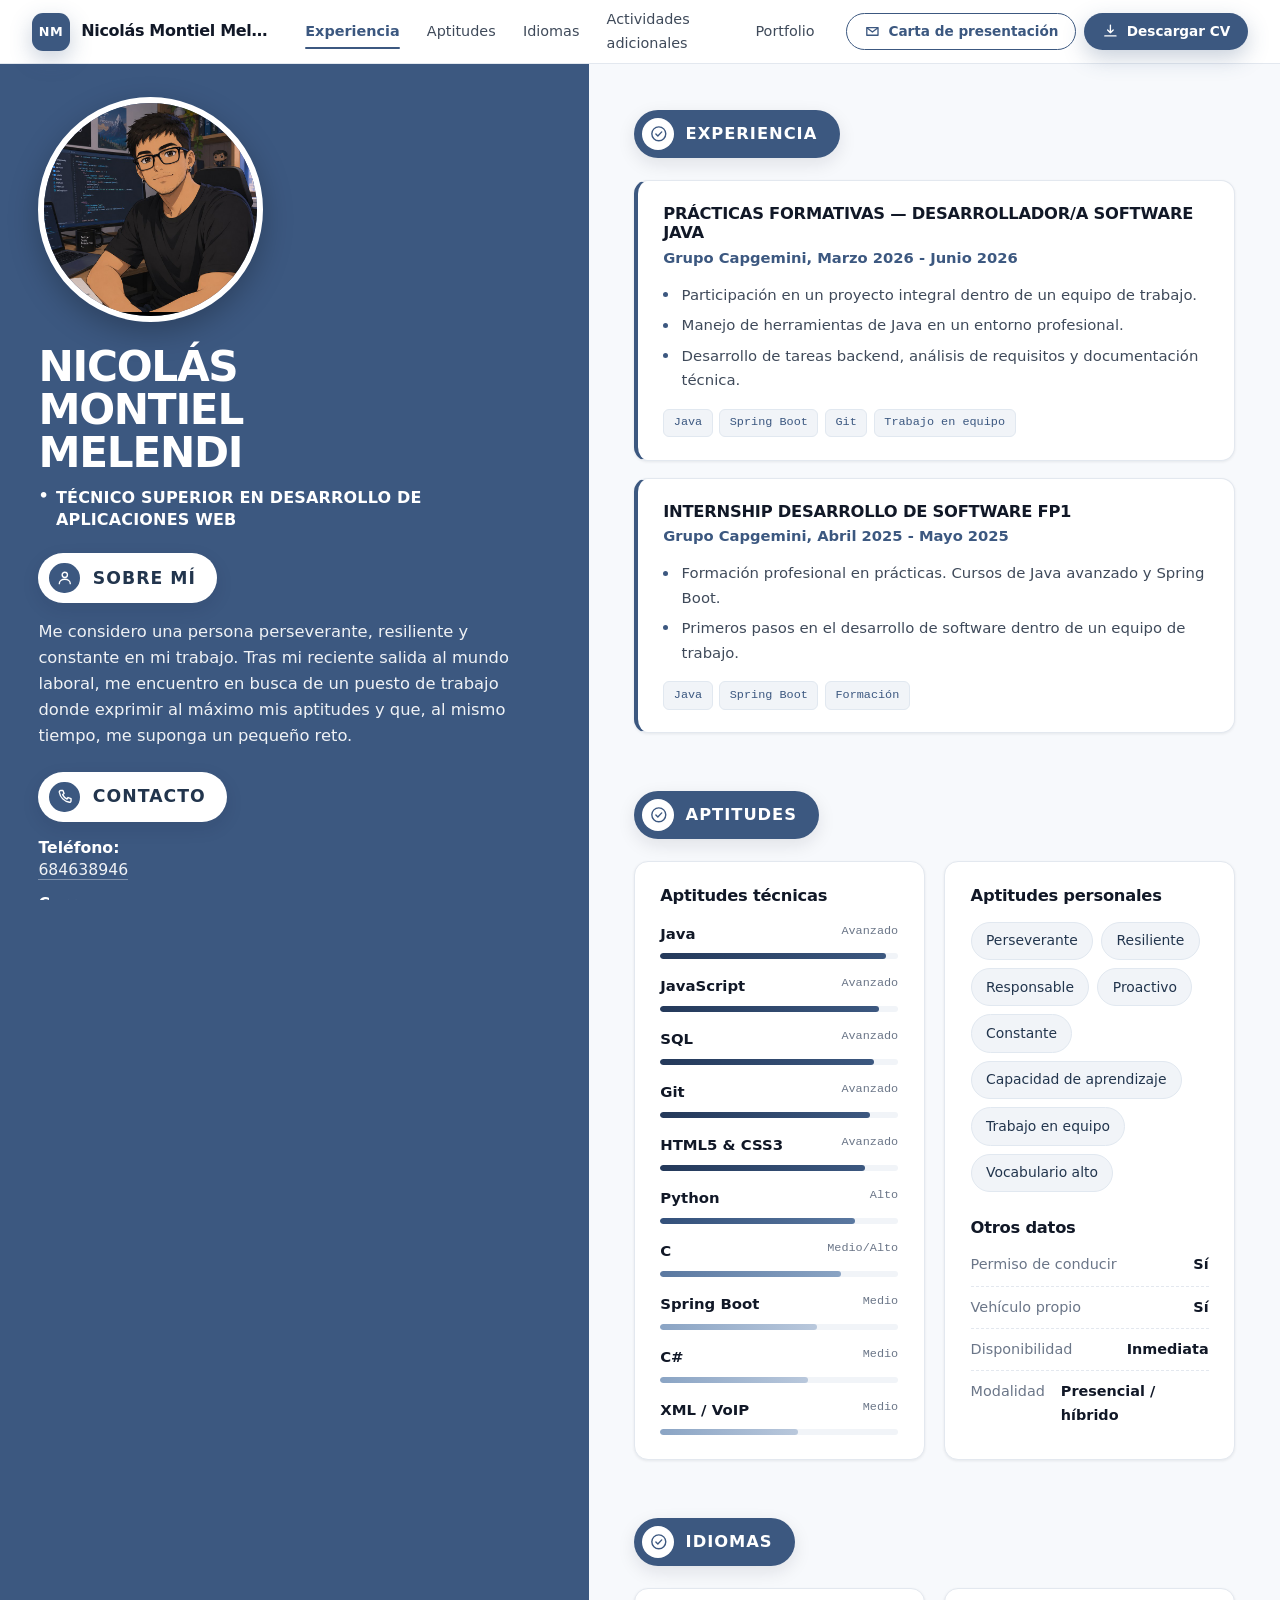
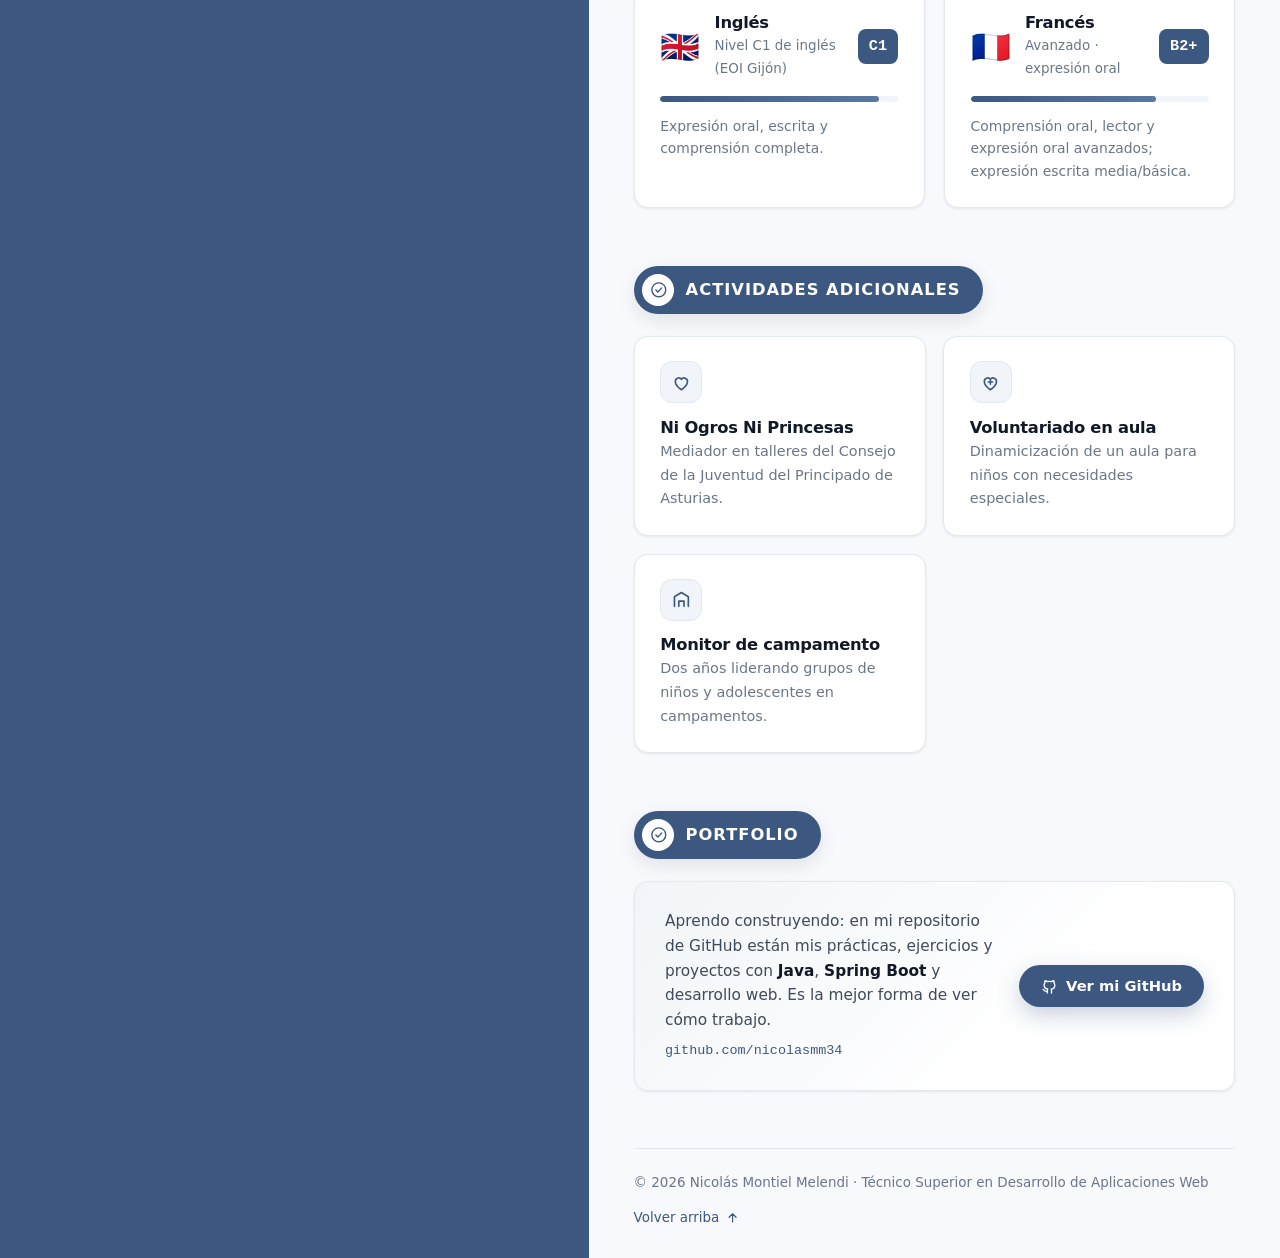
<file: index.html>
<!DOCTYPE html>
<html lang="es">
<head>
  <meta charset="UTF-8">
  <meta name="viewport" content="width=device-width, initial-scale=1.0">
  <meta name="description" content="Curriculum de Nicolás Montiel Melendi, Técnico Superior en Desarrollo de Aplicaciones Web. Desarrollador Java junior con experiencia en prácticas en Grupo Capgemini.">
  <meta name="author" content="Nicolás Montiel Melendi">
  <meta name="theme-color" content="#3C5880">
  <meta property="og:title" content="Nicolás Montiel Melendi | Curriculum">
  <meta property="og:description" content="Técnico Superior en Desarrollo de Aplicaciones Web. Java, SQL, Git y desarrollo web.">
  <meta property="og:type" content="website">

  <title>Nicolás Montiel Melendi | Curriculum</title>

  <link rel="icon" href="data:image/svg+xml,<svg xmlns='http://www.w3.org/2000/svg' viewBox='0 0 100 100'><rect width='100' height='100' rx='22' fill='%233C5880'/><text x='50' y='70' font-size='56' font-family='Arial' font-weight='bold' fill='%23fff' text-anchor='middle'>N</text></svg>">
  <link rel="stylesheet" href="css/styles.css">
</head>
<body>

  <a class="skip-link" href="#contenido">Saltar al contenido principal</a>

  <!-- ==================== BARRA SUPERIOR ==================== -->
  <header class="topbar" id="topbar">
    <div class="topbar__inner">
      <a href="#inicio" class="brand">
        <span class="brand__mark" aria-hidden="true">NM</span>
        <span class="brand__name">Nicolás Montiel Melendi</span>
      </a>

      <button class="topbar__toggle" id="navToggle" aria-label="Abrir menú" aria-expanded="false" aria-controls="navMenu">
        <span></span><span></span><span></span>
      </button>

      <nav class="topbar__nav" id="navMenu" aria-label="Navegación principal">
        <ul>
          <li><a href="#experiencia" class="nav__link">Experiencia</a></li>
          <li><a href="#aptitudes" class="nav__link">Aptitudes</a></li>
          <li><a href="#idiomas" class="nav__link">Idiomas</a></li>
          <li><a href="#actividades" class="nav__link">Actividades adicionales</a></li>
          <li><a href="#portfolio" class="nav__link">Portfolio</a></li>
        </ul>
        <div class="topbar__actions">
          <a href="carta-presentacion.html" class="btn btn--outline btn--sm">
            <svg viewBox="0 0 24 24" aria-hidden="true" class="btn__icon"><path d="M4 6.5h16v11H4z" fill="none" stroke-linecap="round" stroke-linejoin="round"/><path d="m4.5 7 7.5 6 7.5-6" fill="none" stroke-linecap="round" stroke-linejoin="round"/></svg>
            Carta de presentación
          </a>
          <a href="docs/CV-NicolásMontielMelendi.pdf" download="CV-NicolásMontielMelendi.pdf" class="btn btn--primary btn--sm">
            <svg viewBox="0 0 24 24" aria-hidden="true" class="btn__icon"><path d="M12 3v11m0 0 4-4m-4 4-4-4M4 18.5h16" fill="none" stroke-linecap="round" stroke-linejoin="round"/></svg>
            Descargar CV
          </a>
        </div>
      </nav>
    </div>
  </header>

  <!-- ==================== ESTRUCTURA DE DOS COLUMNAS ==================== -->
  <div class="layout" id="inicio">

    <!-- ---------- COLUMNA AZUL (perfil) ---------- -->
    <aside class="sidebar">
      <div class="sidebar__inner">
        <div class="sidebar__profile">
          <div class="photo">
            <img src="assets/avatar.jpg" alt="Nicolás Montiel Melendi" width="800" height="800" fetchpriority="high">
          </div>

          <h1 class="sidebar__title">Nicolás<br>Montiel<br>Melendi</h1>
          <p class="sidebar__subtitle">
            <span class="sidebar__bullet" aria-hidden="true">•</span>
            Técnico Superior en Desarrollo de Aplicaciones Web
          </p>
        </div>

        <!-- SOBRE MÍ -->
        <section class="block" aria-labelledby="h-sobremi">
          <h2 class="pill pill--light" id="h-sobremi">
            <span class="pill__icon" aria-hidden="true">
              <svg viewBox="0 0 24 24"><circle cx="12" cy="8" r="3.6" fill="none"/><path d="M4.5 20c0-3.4 3.3-6 7.5-6s7.5 2.6 7.5 6" fill="none" stroke-linecap="round"/></svg>
            </span>
            Sobre mí
          </h2>
          <p class="sidebar__text">
            Me considero una persona perseverante, resiliente y constante en mi trabajo.
            Tras mi reciente salida al mundo laboral, me encuentro en busca de un puesto
            de trabajo donde exprimir al máximo mis aptitudes y que, al mismo tiempo,
            me suponga un pequeño reto.
          </p>
        </section>

        <!-- CONTACTO -->
        <section class="block" aria-labelledby="h-contacto-sidebar">
          <h2 class="pill pill--light" id="h-contacto-sidebar">
            <span class="pill__icon" aria-hidden="true">
              <svg viewBox="0 0 24 24"><path d="M6.5 3.5h3l1.5 4-2 1.5a12 12 0 0 0 6 6l1.5-2 4 1.5v3a2 2 0 0 1-2.2 2A17 17 0 0 1 4.5 5.7 2 2 0 0 1 6.5 3.5z" fill="none" stroke-linecap="round" stroke-linejoin="round"/></svg>
            </span>
            Contacto
          </h2>
          <ul class="sidebar__list">
            <li><strong>Teléfono:</strong> <a href="tel:+34684638946">684638946</a></li>
            <li><strong>Correo:</strong> <a href="mailto:nicolasmm11@hotmail.com">nicolasmm11@hotmail.com</a></li>
            <li><strong>Ubicación:</strong> Comunidad de Madrid</li>
          </ul>
        </section>

        <!-- EDUCACIÓN -->
        <section class="block" aria-labelledby="h-educacion-sidebar">
          <h2 class="pill pill--light" id="h-educacion-sidebar">
            <span class="pill__icon" aria-hidden="true">
              <svg viewBox="0 0 24 24"><circle cx="12" cy="9" r="5.2" fill="none"/><path d="m8.4 13.4-1.6 7 5.2-2.6 5.2 2.6-1.6-7" fill="none" stroke-linecap="round" stroke-linejoin="round"/></svg>
            </span>
            Educación
          </h2>
          <ul class="sidebar__list">
            <li>
              <strong>CIFP de los Sectores Industrial y de Servicios “La Laboral”</strong>
              <span>CFGS de Desarrollo de Aplicaciones Web</span>
            </li>
            <li>
              <strong>Escuela de Ingeniería Informática — Universidad de Oviedo</strong>
              <span>Estudios iniciales (3 cursos)</span>
            </li>
            <li>
              <strong>IES Montevil</strong>
              <span>Bachillerato tecnológico, 2020</span>
            </li>
          </ul>
        </section>

        <p class="sidebar__foot">
          <span class="sidebar__foot-dot" aria-hidden="true"></span>
          Disponible para nuevos proyectos
        </p>
      </div>
    </aside>

    <!-- ---------- COLUMNA PRINCIPAL ---------- -->
    <main class="main" id="contenido">

      <!-- ===== EXPERIENCIA ===== -->
      <section class="section" id="experiencia" aria-labelledby="h-experiencia">
        <h2 class="pill pill--brand reveal" id="h-experiencia">
          <span class="pill__icon" aria-hidden="true">
            <svg viewBox="0 0 24 24"><circle cx="12" cy="12" r="9.5" fill="none"/><path d="m8 12.2 2.7 2.7L16 9.4" fill="none" stroke-linecap="round" stroke-linejoin="round"/></svg>
          </span>
          Experiencia
        </h2>

        <ol class="timeline">
          <li class="timeline__item reveal">
            <div class="timeline__card">
              <h3 class="timeline__title">Prácticas formativas — Desarrollador/a Software Java</h3>
              <p class="timeline__org">Grupo Capgemini, Marzo 2026 - Junio 2026</p>
              <ul class="timeline__list">
                <li>Participación en un proyecto integral dentro de un equipo de trabajo.</li>
                <li>Manejo de herramientas de Java en un entorno profesional.</li>
                <li>Desarrollo de tareas backend, análisis de requisitos y documentación técnica.</li>
              </ul>
              <div class="tags">
                <span>Java</span><span>Spring Boot</span><span>Git</span><span>Trabajo en equipo</span>
              </div>
            </div>
          </li>

          <li class="timeline__item reveal">
            <div class="timeline__card">
              <h3 class="timeline__title">Internship desarrollo de software FP1</h3>
              <p class="timeline__org">Grupo Capgemini, Abril 2025 - Mayo 2025</p>
              <ul class="timeline__list">
                <li>Formación profesional en prácticas. Cursos de Java avanzado y Spring Boot.</li>
                <li>Primeros pasos en el desarrollo de software dentro de un equipo de trabajo.</li>
              </ul>
              <div class="tags">
                <span>Java</span><span>Spring Boot</span><span>Formación</span>
              </div>
            </div>
          </li>
        </ol>
      </section>

      <!-- ===== APTITUDES ===== -->
      <section class="section" id="aptitudes" aria-labelledby="h-aptitudes">
        <h2 class="pill pill--brand reveal" id="h-aptitudes">
          <span class="pill__icon" aria-hidden="true">
            <svg viewBox="0 0 24 24"><circle cx="12" cy="12" r="9.5" fill="none"/><path d="m8 12.2 2.7 2.7L16 9.4" fill="none" stroke-linecap="round" stroke-linejoin="round"/></svg>
          </span>
          Aptitudes
        </h2>

        <div class="grid-2">
          <article class="card reveal">
            <h3 class="card__title">Aptitudes técnicas</h3>
            <ul class="skills">
              <li class="skill" data-nivel="avanzado" data-level="95">
                <span class="skill__name">Java</span><span class="skill__value">Avanzado</span>
                <span class="skill__bar"><i style="--w:95%"></i></span>
              </li>
              <li class="skill" data-nivel="avanzado" data-level="92">
                <span class="skill__name">JavaScript</span><span class="skill__value">Avanzado</span>
                <span class="skill__bar"><i style="--w:92%"></i></span>
              </li>
              <li class="skill" data-nivel="avanzado" data-level="90">
                <span class="skill__name">SQL</span><span class="skill__value">Avanzado</span>
                <span class="skill__bar"><i style="--w:90%"></i></span>
              </li>
              <li class="skill" data-nivel="avanzado" data-level="88">
                <span class="skill__name">Git</span><span class="skill__value">Avanzado</span>
                <span class="skill__bar"><i style="--w:88%"></i></span>
              </li>
              <li class="skill" data-nivel="avanzado" data-level="86">
                <span class="skill__name">HTML5 &amp; CSS3</span><span class="skill__value">Avanzado</span>
                <span class="skill__bar"><i style="--w:86%"></i></span>
              </li>
              <li class="skill" data-nivel="alto" data-level="82">
                <span class="skill__name">Python</span><span class="skill__value">Alto</span>
                <span class="skill__bar"><i style="--w:82%"></i></span>
              </li>
              <li class="skill" data-nivel="medio-alto" data-level="76">
                <span class="skill__name">C</span><span class="skill__value">Medio/Alto</span>
                <span class="skill__bar"><i style="--w:76%"></i></span>
              </li>
              <li class="skill" data-nivel="medio" data-level="66">
                <span class="skill__name">Spring Boot</span><span class="skill__value">Medio</span>
                <span class="skill__bar"><i style="--w:66%"></i></span>
              </li>
              <li class="skill" data-nivel="medio" data-level="62">
                <span class="skill__name">C#</span><span class="skill__value">Medio</span>
                <span class="skill__bar"><i style="--w:62%"></i></span>
              </li>
              <li class="skill" data-nivel="medio" data-level="58">
                <span class="skill__name">XML / VoIP</span><span class="skill__value">Medio</span>
                <span class="skill__bar"><i style="--w:58%"></i></span>
              </li>
            </ul>
          </article>

          <article class="card reveal reveal--delay">
            <h3 class="card__title">Aptitudes personales</h3>
            <ul class="chips">
              <li>Perseverante</li>
              <li>Resiliente</li>
              <li>Responsable</li>
              <li>Proactivo</li>
              <li>Constante</li>
              <li>Capacidad de aprendizaje</li>
              <li>Trabajo en equipo</li>
              <li>Vocabulario alto</li>
            </ul>

            <h3 class="card__title card__title--spaced">Otros datos</h3>
            <ul class="mini-list">
              <li><span>Permiso de conducir</span><strong>Sí</strong></li>
              <li><span>Vehículo propio</span><strong>Sí</strong></li>
              <li><span>Disponibilidad</span><strong>Inmediata</strong></li>
              <li><span>Modalidad</span><strong>Presencial / híbrido</strong></li>
            </ul>
          </article>
        </div>
      </section>

      <!-- ===== IDIOMAS ===== -->
      <section class="section" id="idiomas" aria-labelledby="h-idiomas">
        <h2 class="pill pill--brand reveal" id="h-idiomas">
          <span class="pill__icon" aria-hidden="true">
            <svg viewBox="0 0 24 24"><circle cx="12" cy="12" r="9.5" fill="none"/><path d="m8 12.2 2.7 2.7L16 9.4" fill="none" stroke-linecap="round" stroke-linejoin="round"/></svg>
          </span>
          Idiomas
        </h2>

        <div class="grid-2">
          <article class="card card--lang reveal">
            <div class="lang__head">
              <span class="lang__flag" aria-hidden="true">🇬🇧</span>
              <div>
                <h3 class="card__title card__title--tight">Inglés</h3>
                <p class="lang__note">Nivel C1 de inglés (EOI Gijón)</p>
              </div>
              <span class="lang__level">C1</span>
            </div>
            <span class="skill__bar"><i style="--w:92%"></i></span>
            <p class="lang__desc">Expresión oral, escrita y comprensión completa.</p>
          </article>

          <article class="card card--lang reveal reveal--delay">
            <div class="lang__head">
              <span class="lang__flag" aria-hidden="true">🇫🇷</span>
              <div>
                <h3 class="card__title card__title--tight">Francés</h3>
                <p class="lang__note">Avanzado · expresión oral</p>
              </div>
              <span class="lang__level">B2+</span>
            </div>
            <span class="skill__bar"><i style="--w:78%"></i></span>
            <p class="lang__desc">Comprensión oral, lector y expresión oral avanzados; expresión escrita media/básica.</p>
          </article>
        </div>
      </section>

      <!-- ===== ACTIVIDADES ===== -->
      <section class="section" id="actividades" aria-labelledby="h-actividades">
        <h2 class="pill pill--brand reveal" id="h-actividades">
          <span class="pill__icon" aria-hidden="true">
            <svg viewBox="0 0 24 24"><circle cx="12" cy="12" r="9.5" fill="none"/><path d="m8 12.2 2.7 2.7L16 9.4" fill="none" stroke-linecap="round" stroke-linejoin="round"/></svg>
          </span>
          Actividades adicionales
        </h2>

        <div class="grid-3">
          <article class="card card--activity reveal">
            <span class="card__icon" aria-hidden="true">
              <svg viewBox="0 0 24 24"><path d="M12 20.5s-7-4.6-7-9.5A3.9 3.9 0 0 1 12 8.4a3.9 3.9 0 0 1 7 2.6c0 4.9-7 9.5-7 9.5z" fill="none" stroke-linecap="round" stroke-linejoin="round"/></svg>
            </span>
            <h3 class="card__title card__title--tight">Ni Ogros Ni Princesas</h3>
            <p class="card__text">Mediador en talleres del Consejo de la Juventud del Principado de Asturias.</p>
          </article>

          <article class="card card--activity reveal reveal--delay">
            <span class="card__icon" aria-hidden="true">
              <svg viewBox="0 0 24 24"><path d="M12 20.5s-7-4.6-7-9.5A3.9 3.9 0 0 1 12 8.4a3.9 3.9 0 0 1 7 2.6c0 4.9-7 9.5-7 9.5z" fill="none" stroke-linecap="round" stroke-linejoin="round"/><path d="M9.5 11.5h5M12 9v5" fill="none" stroke-linecap="round"/></svg>
            </span>
            <h3 class="card__title card__title--tight">Voluntariado en aula</h3>
            <p class="card__text">Dinamicización de un aula para niños con necesidades especiales.</p>
          </article>

          <article class="card card--activity reveal reveal--delay-2">
            <span class="card__icon" aria-hidden="true">
              <svg viewBox="0 0 24 24"><path d="M4 20V9l8-5 8 5v11" fill="none" stroke-linecap="round" stroke-linejoin="round"/><path d="M9 20v-6h6v6" fill="none" stroke-linecap="round" stroke-linejoin="round"/></svg>
            </span>
            <h3 class="card__title card__title--tight">Monitor de campamento</h3>
            <p class="card__text">Dos años liderando grupos de niños y adolescentes en campamentos.</p>
          </article>
        </div>
      </section>

      <!-- ===== PORTFOLIO ===== -->
      <section class="section" id="portfolio" aria-labelledby="h-portfolio">
        <h2 class="pill pill--brand reveal" id="h-portfolio">
          <span class="pill__icon" aria-hidden="true">
            <svg viewBox="0 0 24 24"><circle cx="12" cy="12" r="9.5" fill="none"/><path d="m8 12.2 2.7 2.7L16 9.4" fill="none" stroke-linecap="round" stroke-linejoin="round"/></svg>
          </span>
          Portfolio
        </h2>

        <div class="portfolio reveal">
          <div class="portfolio__info">
            <p class="portfolio__text">
              Aprendo construyendo: en mi repositorio de GitHub están mis prácticas, ejercicios
              y proyectos con <strong>Java</strong>, <strong>Spring Boot</strong> y desarrollo web.
              Es la mejor forma de ver cómo trabajo.
            </p>
            <!-- Enlace a tu repositorio de GitHub -->
            <span class="portfolio__handle">github.com/nicolasmm34</span>
          </div>

          <a href="https://github.com/nicolasmm34" target="_blank" rel="noopener noreferrer" class="btn btn--primary">
            <svg viewBox="0 0 24 24" aria-hidden="true" class="btn__icon"><path d="M9 19c-4 1.2-4-2.2-6-2.7m12 5.2v-3.6c0-1 .1-1.4-.5-2 2.6-.3 5.2-1.3 5.2-5.7a4.4 4.4 0 0 0-1.2-3.1 4.1 4.1 0 0 0-.1-3.1s-1-.3-3.3 1.2a11.3 11.3 0 0 0-6 0C6.7 3.7 5.7 4 5.7 4a4.1 4.1 0 0 0-.1 3.1A4.4 4.4 0 0 0 4.4 10c0 4.4 2.6 5.4 5.2 5.7-.5.5-.5 1.1-.5 2v3.6" fill="none" stroke-linecap="round" stroke-linejoin="round"/></svg>
            Ver mi GitHub
          </a>
        </div>
      </section>

      <footer class="main__foot">
        <p>© <span id="year">2026</span> Nicolás Montiel Melendi · Técnico Superior en Desarrollo de Aplicaciones Web</p>
        <a href="#inicio" class="main__top">
          Volver arriba
          <svg viewBox="0 0 24 24" aria-hidden="true"><path d="M12 19V6m0 0-5.5 5.5M12 6l5.5 5.5" fill="none" stroke-linecap="round" stroke-linejoin="round"/></svg>
        </a>
      </footer>
    </main>
  </div>

  <script src="js/main.js" defer></script>
</body>
</html>
</file>
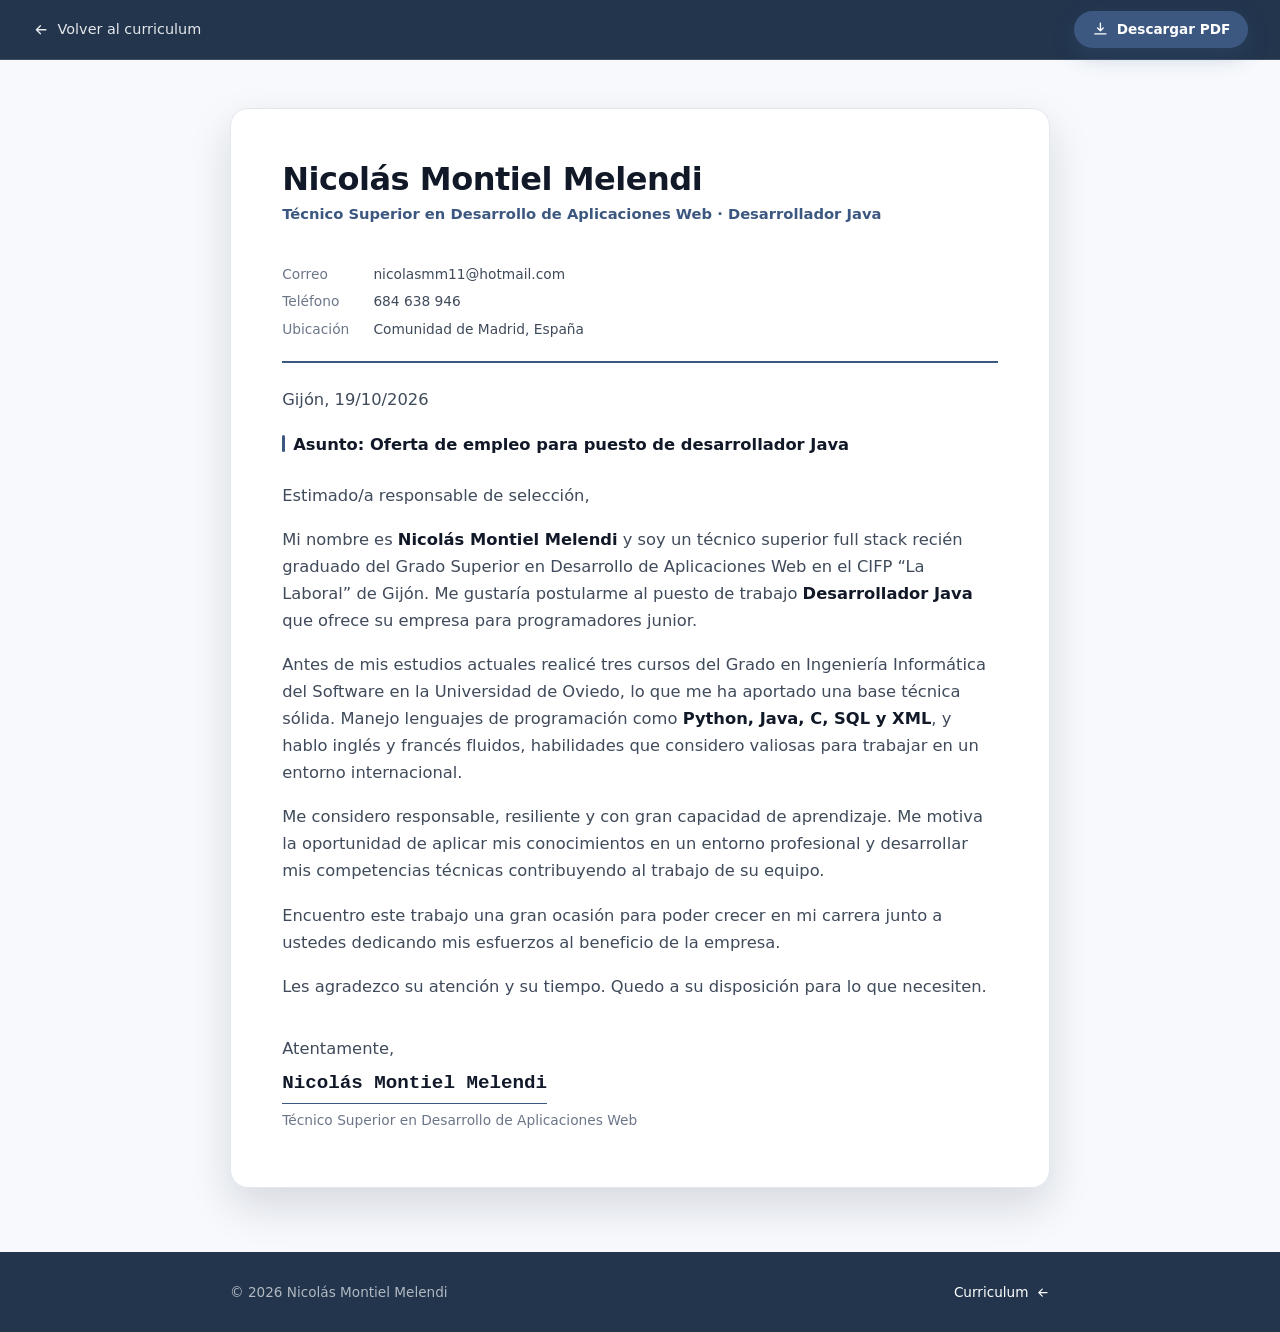
<file: carta-presentacion.html>
<!DOCTYPE html>
<html lang="es">
<head>
  <meta charset="UTF-8">
  <meta name="viewport" content="width=device-width, initial-scale=1.0">
  <meta name="description" content="Carta de presentación de Nicolás Montiel Melendi, Técnico Superior en Desarrollo de Aplicaciones Web.">
  <meta name="author" content="Nicolás Montiel Melendi">
  <meta name="theme-color" content="#3C5880">
  <title>Carta de presentación | Nicolás Montiel Melendi</title>

  <link rel="icon" href="data:image/svg+xml,<svg xmlns='http://www.w3.org/2000/svg' viewBox='0 0 100 100'><rect width='100' height='100' rx='22' fill='%233C5880'/><text x='50' y='70' font-size='56' font-family='Arial' font-weight='bold' fill='%23fff' text-anchor='middle'>N</text></svg>">
  <link rel="stylesheet" href="css/styles.css">
  <link rel="stylesheet" href="css/carta.css">
</head>
<body class="carta-body">

  <header class="carta-bar no-print">
    <div class="carta-bar__inner">
      <a href="index.html" class="carta-bar__back">
        <svg viewBox="0 0 24 24" aria-hidden="true"><path d="M19 12H6m0 0 5.5-5.5M6 12l5.5 5.5" fill="none" stroke-linecap="round" stroke-linejoin="round"/></svg>
        Volver al curriculum
      </a>
      <div class="carta-bar__actions">
        <a href="docs/CartaPresentación-NicolásMontielMelendi.pdf" download="CartaPresentación-NicolásMontielMelendi.pdf" class="btn btn--primary btn--sm">
          <svg viewBox="0 0 24 24" aria-hidden="true" class="btn__icon"><path d="M12 3v11m0 0 4-4m-4 4-4-4M4 18.5h16" fill="none" stroke-linecap="round" stroke-linejoin="round"/></svg>
          Descargar PDF
        </a>
      </div>
    </div>
  </header>

  <main class="carta-main">
    <article class="carta">
      <header class="carta__header">
        <div>
          <h1 class="carta__name">Nicolás Montiel Melendi</h1>
          <p class="carta__role">Técnico Superior en Desarrollo de Aplicaciones Web · Desarrollador Java</p>
        </div>
        <ul class="carta__contact">
          <li><span>Correo</span> nicolasmm11@hotmail.com</li>
          <li><span>Teléfono</span> 684 638 946</li>
          <li><span>Ubicación</span> Comunidad de Madrid, España</li>
        </ul>
      </header>

      <div class="carta__meta">
        <p>Gijón, 19/10/2026</p>
        <p class="carta__subject">Asunto: Oferta de empleo para puesto de desarrollador Java</p>
      </div>

      <p>Estimado/a responsable de selección,</p>

      <p>
        Mi nombre es <strong>Nicolás Montiel Melendi</strong> y soy un técnico superior full stack recién graduado
        del Grado Superior en Desarrollo de Aplicaciones Web en el CIFP “La Laboral” de Gijón. Me gustaría
        postularme al puesto de trabajo <strong>Desarrollador Java</strong> que ofrece su empresa para
        programadores junior.
      </p>

      <p>
        Antes de mis estudios actuales realicé tres cursos del Grado en Ingeniería Informática del Software en la
        Universidad de Oviedo, lo que me ha aportado una base técnica sólida. Manejo lenguajes de programación como
        <strong>Python, Java, C, SQL y XML</strong>, y hablo inglés y francés fluidos, habilidades que considero
        valiosas para trabajar en un entorno internacional.
      </p>

      <p>
        Me considero responsable, resiliente y con gran capacidad de aprendizaje. Me motiva la oportunidad de aplicar
        mis conocimientos en un entorno profesional y desarrollar mis competencias técnicas contribuyendo al
        trabajo de su equipo.
      </p>

      <p>
        Encuentro este trabajo una gran ocasión para poder crecer en mi carrera junto a ustedes dedicando mis esfuerzos
        al beneficio de la empresa.
      </p>

      <p>Les agradezco su atención y su tiempo. Quedo a su disposición para lo que necesiten.</p>

      <div class="carta__firma">
        <p>Atentamente,</p>
        <p class="carta__firma-name">Nicolás Montiel Melendi</p>
        <p class="carta__firma-role">Técnico Superior en Desarrollo de Aplicaciones Web</p>
      </div>
    </article>
  </main>

  <footer class="site-footer no-print">
    <div class="container site-footer__inner">
      <p>© <span id="year">2026</span> Nicolás Montiel Melendi</p>
      <a href="index.html" class="site-footer__top">
        Curriculum
        <svg viewBox="0 0 24 24" aria-hidden="true"><path d="M19 12H6m0 0 5.5-5.5M6 12l5.5 5.5" fill="none" stroke-linecap="round" stroke-linejoin="round"/></svg>
      </a>
    </div>
  </footer>

  <script src="js/main.js" defer></script>
</body>
</html>
</file>
<file: css/styles.css>
/* ==========================================================================
   Curriculum web — Nicolás Montiel Melendi
   Identidad visual heredada del CV en PDF (azul acero #3C5880 + gris)
   --------------------------------------------------------------------------
   1. Variables      5. Barra superior
   2. Base           6. Columna azul (perfil)
   3. Utilidades     7. Columna principal
   4. Componentes    8. Responsive / Impresión
   ========================================================================== */

/* ==========================================================================
   1. VARIABLES
   ========================================================================== */
:root {
  /* Colores */
  --brand:        #3C5880;   /* azul acero del CV */
  --brand-dark:   #2C425F;
  --brand-darker: #22354D;
  --brand-light:  #5A78A0;
  --brand-050:    #F1F4F8;   /* gris azulado muy claro */
  --brand-100:    #E1E8F0;
  --navy:         #22354D;   /* fondo oscuro (barra de la carta) */

  --ink:          #111827;
  --ink-soft:     #3F4A5A;
  --muted:        #6B7688;
  --line:         #E3E8EF;
  --white:        #FFFFFF;
  --paper:        #F7F9FC;

  --ok:           #2E8B57;
  --error:        #D64545;

  /* Tipografía */
  --font-sans: "Segoe UI", system-ui, -apple-system, "Helvetica Neue", Arial, sans-serif;
  --font-mono: "JetBrains Mono", "Cascadia Code", Consolas, "Courier New", monospace;

  /* Métricas */
  --sidebar-w: 46%;
  --topbar-h: 64px;
  --radius:    14px;
  --radius-sm: 10px;

  /* Sombras */
  --shadow-sm: 0 1px 3px rgba(17, 24, 39, .08);
  --shadow-md: 0 6px 18px rgba(17, 24, 39, .10);
  --shadow-lg: 0 18px 44px rgba(17, 24, 39, .14);
  --shadow-brand: 0 8px 22px rgba(60, 88, 128, .28);

  /* Transiciones */
  --ease: cubic-bezier(.22, .61, .36, 1);
  --t-fast: .18s var(--ease);
  --t-mid:  .32s var(--ease);
}

/* ==========================================================================
   2. BASE
   ========================================================================== */
*, *::before, *::after { box-sizing: border-box; }

html {
  scroll-behavior: smooth;
  scroll-padding-top: calc(var(--topbar-h) + 16px);
  -webkit-text-size-adjust: 100%;
}

body {
  margin: 0;
  font-family: var(--font-sans);
  font-size: 16px;
  line-height: 1.65;
  color: var(--ink);
  background: var(--paper);
  -webkit-font-smoothing: antialiased;
}

h1, h2, h3, h4 { line-height: 1.2; margin: 0 0 .45em; font-weight: 700; letter-spacing: -.015em; }
p { margin: 0 0 .9em; color: var(--ink-soft); }
ul, ol { margin: 0; padding: 0; list-style: none; }
img { max-width: 100%; height: auto; display: block; }
a { color: inherit; text-decoration: none; }
button, input, textarea { font: inherit; color: inherit; }
svg { width: 1em; height: 1em; fill: none; stroke: currentColor; stroke-width: 1.9; }

::selection { background: var(--brand-100); color: var(--brand-darker); }

:focus-visible { outline: 2px solid var(--brand); outline-offset: 3px; border-radius: 4px; }

::-webkit-scrollbar { width: 11px; height: 11px; }
::-webkit-scrollbar-track { background: var(--brand-050); }
::-webkit-scrollbar-thumb { background: #C3CEDC; border-radius: 20px; border: 3px solid var(--brand-050); }
::-webkit-scrollbar-thumb:hover { background: var(--brand); }

/* ==========================================================================
   3. UTILIDADES
   ========================================================================== */
.container { width: min(100% - 2.5rem, 820px); margin-inline: auto; }

.skip-link {
  position: absolute; top: -100px; left: 1rem; z-index: 300;
  background: var(--brand); color: #fff; padding: .7rem 1.1rem;
  border-radius: 0 0 var(--radius-sm) var(--radius-sm); font-weight: 600;
  transition: top var(--t-fast);
}
.skip-link:focus { top: 0; }

/* ==========================================================================
   4. COMPONENTES
   ========================================================================== */

/* ---------- Botones ---------- */
.btn {
  display: inline-flex; align-items: center; justify-content: center; gap: .5rem;
  padding: .72rem 1.3rem; border: 1.5px solid transparent; border-radius: 999px;
  font-weight: 600; font-size: .92rem; line-height: 1.2;
  cursor: pointer; white-space: nowrap;
  transition: transform var(--t-fast), box-shadow var(--t-mid), background var(--t-fast), border-color var(--t-fast), color var(--t-fast);
}
.btn__icon { font-size: 1.05rem; flex: none; }
.btn:hover { transform: translateY(-2px); }
.btn:active { transform: translateY(0); }

.btn--primary { background: var(--brand); color: #fff; box-shadow: var(--shadow-brand); }
.btn--primary:hover { background: var(--brand-dark); box-shadow: 0 12px 28px rgba(60, 88, 128, .38); }

.btn--outline { background: transparent; color: var(--brand); border-color: var(--brand); }
.btn--outline:hover { background: var(--brand); color: #fff; }

.btn--sm { padding: .55rem 1.05rem; font-size: .85rem; }
.btn--block { width: 100%; }

/* ---------- Cabecera tipo "pill" (idéntica al PDF) ---------- */
.pill {
  display: inline-flex; align-items: center; gap: .7rem;
  padding: .5rem 1.4rem .5rem .55rem; border-radius: 999px;
  font-size: 1.02rem; font-weight: 700; letter-spacing: .06em; text-transform: uppercase;
  margin: 0 0 1.4rem;
  box-shadow: var(--shadow-md);
  transition: transform var(--t-mid);
}
.pill:hover { transform: translateY(-2px); }

.pill__icon {
  flex: none; display: grid; place-items: center;
  width: 2rem; height: 2rem; border-radius: 50%;
  font-size: 1.15rem; background: var(--white); color: var(--brand);
  border: 2px solid rgba(255, 255, 255, .9);
}
.pill__icon svg { width: 1.1rem; height: 1.1rem; }

.pill--brand  { background: var(--brand); color: #fff; }
.pill--light  { background: #fff; color: var(--brand-darker); }
.pill--light .pill__icon { background: var(--brand); color: #fff; border-color: #fff; }

/* ---------- Etiquetas ---------- */
.tags { display: flex; flex-wrap: wrap; gap: .4rem; margin-top: 1rem; }
.tags span {
  font-family: var(--font-mono); font-size: .74rem; color: var(--brand);
  background: var(--brand-050); border: 1px solid var(--brand-100);
  padding: .22rem .6rem; border-radius: 6px;
  transition: background var(--t-fast), color var(--t-fast);
}
.tags span:hover { background: var(--brand); color: #fff; }

/* ---------- Chips ---------- */
.chips { display: flex; flex-wrap: wrap; gap: .5rem; }
.chips li {
  padding: .42rem .9rem; border-radius: 999px;
  background: var(--brand-050); border: 1px solid var(--brand-100);
  font-size: .87rem; font-weight: 500; color: var(--brand-darker);
  transition: transform var(--t-fast), background var(--t-fast), color var(--t-fast);
}
.chips li:hover { transform: translateY(-2px); background: var(--brand); color: #fff; border-color: var(--brand); }

/* ---------- Tarjetas ---------- */
.card {
  padding: 1.5rem 1.6rem; border-radius: var(--radius);
  background: #fff; border: 1px solid var(--line);
  box-shadow: var(--shadow-sm);
  transition: transform var(--t-mid), box-shadow var(--t-mid), border-color var(--t-mid);
}
.card:hover { transform: translateY(-3px); box-shadow: var(--shadow-md); border-color: var(--brand-100); }
.card__title { font-size: 1.02rem; margin-bottom: 1rem; color: var(--ink); }
.card__title--tight { margin-bottom: .15rem; }
.card__title--spaced { margin-top: 1.6rem; }
.card__text { margin: 0; font-size: .9rem; color: var(--muted); }
.card__icon {
  display: grid; place-items: center; width: 42px; height: 42px; margin-bottom: .9rem;
  border-radius: 12px; font-size: 1.3rem;
  background: var(--brand-050); color: var(--brand); border: 1px solid var(--brand-100);
}

/* ==========================================================================
   5. BARRA SUPERIOR
   ========================================================================== */
.topbar {
  position: sticky; top: 0; z-index: 100; height: var(--topbar-h);
  background: rgba(255, 255, 255, .92);
  backdrop-filter: blur(12px) saturate(150%);
  border-bottom: 1px solid var(--line);
  transition: box-shadow var(--t-mid);
}
.topbar.is-scrolled { box-shadow: var(--shadow-sm); }
.topbar__inner {
  height: 100%; max-width: 1500px; margin-inline: auto;
  padding-inline: clamp(1rem, 3vw, 2rem);
  display: flex; align-items: center; justify-content: space-between; gap: 1rem;
}

.brand { display: flex; align-items: center; gap: .7rem; min-width: 0; }
.brand__mark {
  flex: none; display: grid; place-items: center;
  width: 38px; height: 38px; border-radius: 11px;
  background: var(--brand); color: #fff;
  font-size: .8rem; font-weight: 700; letter-spacing: .04em;
  box-shadow: var(--shadow-brand);
}
.brand__name {
  font-weight: 700; font-size: 1rem; letter-spacing: -.02em;
  white-space: nowrap; overflow: hidden; text-overflow: ellipsis;
}

.topbar__nav { display: flex; align-items: center; gap: 1.2rem; }
.topbar__nav ul { display: flex; align-items: center; gap: .2rem; }
.topbar__actions { display: flex; align-items: center; gap: .5rem; }
.nav__link {
  position: relative; display: block; padding: .45rem .75rem; border-radius: 8px;
  font-size: .9rem; font-weight: 500; color: var(--ink-soft);
  transition: color var(--t-fast), background var(--t-fast);
}
.nav__link:hover { color: var(--brand); background: var(--brand-050); }
.nav__link.is-active { color: var(--brand); font-weight: 600; }
.nav__link.is-active::after {
  content: ""; position: absolute; left: .75rem; right: .75rem; bottom: .1rem; height: 2px;
  background: var(--brand); border-radius: 2px;
  animation: underline .3s var(--ease);
}
@keyframes underline { from { transform: scaleX(0); } to { transform: scaleX(1); } }

.topbar__toggle {
  display: none; width: 42px; height: 42px; padding: 0;
  background: #fff; border: 1px solid var(--line); border-radius: 10px; cursor: pointer;
  flex-direction: column; align-items: center; justify-content: center; gap: 5px;
}
.topbar__toggle span {
  display: block; width: 18px; height: 2px; border-radius: 2px; background: var(--ink);
  transition: transform var(--t-mid), opacity var(--t-fast);
}
.topbar__toggle[aria-expanded="true"] span:nth-child(1) { transform: translateY(7px) rotate(45deg); }
.topbar__toggle[aria-expanded="true"] span:nth-child(2) { opacity: 0; }
.topbar__toggle[aria-expanded="true"] span:nth-child(3) { transform: translateY(-7px) rotate(-45deg); }

/* ==========================================================================
   6. ESTRUCTURA GENERAL Y COLUMNA AZUL
   ========================================================================== */
.layout {
  display: grid;
  grid-template-columns: var(--sidebar-w) 1fr;
  max-width: 1500px; margin-inline: auto;
  align-items: start;
  background: linear-gradient(90deg, var(--brand) 0 var(--sidebar-w), transparent var(--sidebar-w));
}

/* ---------- Columna azul fija ---------- */
/* La columna azul queda FIJA (sticky) y solo se desplaza la columna blanca.
   El azul de fondo se pinta como degradado sobre .layout para que la franja
   llegue hasta el final de la página aunque el contenido sea más corto. */
.sidebar {
  position: sticky;
  top: var(--topbar-h);
  height: calc(100vh - var(--topbar-h));
  overflow-y: auto;
  overscroll-behavior: contain;
  color: #fff;
  scrollbar-width: thin;
  scrollbar-color: rgba(255, 255, 255, .35) transparent;
}
.sidebar::-webkit-scrollbar { width: 6px; }
.sidebar::-webkit-scrollbar-track { background: transparent; }
.sidebar::-webkit-scrollbar-thumb { background: rgba(255, 255, 255, .3); border-radius: 20px; border: 0; }
.sidebar::-webkit-scrollbar-thumb:hover { background: rgba(255, 255, 255, .5); }
.sidebar__inner { padding: clamp(1.8rem, 2.6vw, 2.2rem) clamp(1.5rem, 3vw, 2.8rem) 1.5rem; }

.photo { width: min(225px, 55%); margin-bottom: 1.4rem; }
.photo img {
  width: 100%; aspect-ratio: 1; object-fit: cover; border-radius: 50%;
  border: 6px solid #fff; box-shadow: 0 10px 30px rgba(0, 0, 0, .25);
  transition: transform var(--t-mid);
}
.photo:hover img { transform: scale(1.03); }

.sidebar__title {
  font-size: clamp(2.2rem, 3.3vw, 3rem);
  line-height: 1.02; font-weight: 800; letter-spacing: -.03em;
  color: #fff; margin-bottom: .85rem; text-transform: uppercase;
}
.sidebar__subtitle {
  display: flex; gap: .45rem; align-items: flex-start;
  font-size: 1rem; font-weight: 700; line-height: 1.35;
  color: #fff; text-transform: uppercase; letter-spacing: .01em;
  margin-bottom: 1.4rem;
}
.sidebar__bullet { color: #fff; line-height: 1.1; }

.sidebar__text {
  font-size: 1.02rem; line-height: 1.6; color: rgba(255, 255, 255, .92);
  margin: 0;
}
.sidebar__text + .sidebar__text { margin-top: .8rem; }

.sidebar__list { display: grid; gap: .75rem; }
.sidebar__list li { font-size: .98rem; line-height: 1.4; color: rgba(255, 255, 255, .92); }
.sidebar__list strong { display: block; color: #fff; font-weight: 700; }
.sidebar__list span { display: block; font-size: .92rem; color: rgba(255, 255, 255, .8); }
.sidebar__list a { border-bottom: 1px solid rgba(255, 255, 255, .35); transition: border-color var(--t-fast); }
.sidebar__list a:hover { border-color: #fff; }

.block { margin-bottom: 1.4rem; }
.block .pill { margin-bottom: .95rem; }
/* Píldoras de la columna azul */
.sidebar .pill { font-size: 1.08rem; padding: .5rem 1.3rem .5rem .55rem; }
.sidebar .pill__icon { width: 2.15rem; height: 2.15rem; font-size: 1.25rem; }

.sidebar__foot {
  display: flex; align-items: center; gap: .5rem;
  margin: 1.4rem 0 0; padding-top: 1.1rem;
  border-top: 1px solid rgba(255, 255, 255, .18);
  font-size: .9rem; color: rgba(255, 255, 255, .8);
}
.sidebar__foot-dot {
  width: 8px; height: 8px; border-radius: 50%; background: #6EE7B7; flex: none;
  box-shadow: 0 0 0 0 rgba(110, 231, 183, .7); animation: pulse 2.2s infinite;
}
@keyframes pulse {
  70%  { box-shadow: 0 0 0 8px rgba(110, 231, 183, 0); }
  100% { box-shadow: 0 0 0 0 rgba(110, 231, 183, 0); }
}

/* ==========================================================================
   7. COLUMNA PRINCIPAL
   ========================================================================== */
.main { padding: clamp(1.8rem, 3.6vw, 3rem) clamp(1.2rem, 3.5vw, 3rem) 0; min-width: 0; }

.section { margin-bottom: clamp(2.4rem, 5vw, 3.6rem); }

.grid-2 { display: grid; grid-template-columns: repeat(auto-fit, minmax(290px, 1fr)); gap: 1.2rem; }
.grid-3 { display: grid; grid-template-columns: repeat(auto-fit, minmax(230px, 1fr)); gap: 1.1rem; }

/* ---------- Timeline (experiencia) ---------- */
.timeline { display: grid; gap: 1.1rem; }
.timeline__card {
  padding: 1.4rem 1.6rem; border-radius: var(--radius);
  background: #fff; border: 1px solid var(--line); border-left: 4px solid var(--brand);
  box-shadow: var(--shadow-sm);
  transition: transform var(--t-mid), box-shadow var(--t-mid);
}
.timeline__card:hover { transform: translateX(4px); box-shadow: var(--shadow-md); }
.timeline__title { font-size: 1.02rem; margin-bottom: .2rem; text-transform: uppercase; }
.timeline__org { font-size: .92rem; font-weight: 600; color: var(--brand); margin-bottom: .8rem; }
.timeline__list { display: grid; gap: .35rem; }
.timeline__list li {
  position: relative; padding-left: 1.15rem; font-size: .93rem; color: var(--ink-soft);
}
.timeline__list li::before {
  content: ""; position: absolute; left: 0; top: .62em;
  width: 5px; height: 5px; border-radius: 50%; background: var(--brand);
}

/* ---------- Barras de habilidad ---------- */
.skills { display: grid; gap: .95rem; }
.skill { display: grid; grid-template-columns: 1fr auto; gap: .15rem .6rem; }
.skill__name  { font-weight: 600; font-size: .93rem; }
.skill__value { font-family: var(--font-mono); font-size: .74rem; color: var(--muted); }
.skill__bar {
  grid-column: 1 / -1; display: block; height: 6px; border-radius: 99px;
  background: var(--brand-050); overflow: hidden; margin-top: .3rem;
}
.skill__bar i {
  display: block; height: 100%; width: 0; border-radius: 99px;
  background: var(--bar-gradient, linear-gradient(90deg, var(--brand), var(--brand-light)));
  transition: width 1.1s var(--ease);
}
/* El tono de la barra codifica el nivel: más intenso = más dominio */
.skill[data-nivel="avanzado"]   { --bar-gradient: linear-gradient(90deg, #24395A, #3C5880); }
.skill[data-nivel="alto"]       { --bar-gradient: linear-gradient(90deg, #33507A, #5A78A0); }
.skill[data-nivel="medio-alto"] { --bar-gradient: linear-gradient(90deg, #5A78A0, #8AA4C4); }
.skill[data-nivel="medio"]      { --bar-gradient: linear-gradient(90deg, #8AA4C4, #B9C8DC); }
.skill.is-visible .skill__bar i { width: var(--w); }

.mini-list { display: grid; gap: .55rem; }
.mini-list li {
  display: flex; justify-content: space-between; gap: 1rem;
  font-size: .9rem; padding-bottom: .55rem; border-bottom: 1px dashed var(--line);
}
.mini-list li:last-child { border-bottom: 0; padding-bottom: 0; }
.mini-list span { color: var(--muted); }
.mini-list strong { color: var(--ink); font-weight: 600; }

/* ---------- Idiomas ---------- */
.card--lang .skill__bar { margin-top: 1rem; }
.lang__head { display: flex; align-items: center; gap: .9rem; }
.lang__flag { font-size: 2rem; line-height: 1; }
.lang__note { margin: 0; font-size: .84rem; color: var(--muted); }
.lang__level {
  margin-left: auto; font-family: var(--font-mono); font-weight: 700; font-size: .95rem;
  color: #fff; background: var(--brand); padding: .3rem .7rem; border-radius: 8px;
}
.lang__desc { margin: .8rem 0 0; font-size: .87rem; color: var(--muted); }

/* ---------- Portfolio ---------- */
.portfolio {
  display: grid; grid-template-columns: 1fr auto; align-items: center; gap: 1.6rem;
  padding: 1.7rem 1.9rem; border-radius: var(--radius);
  background: linear-gradient(135deg, var(--brand-050) 0%, #fff 70%);
  border: 1px solid var(--brand-100);
  box-shadow: var(--shadow-sm);
  transition: box-shadow var(--t-mid), border-color var(--t-mid);
}
.portfolio:hover { border-color: var(--brand); box-shadow: var(--shadow-md); }
.portfolio__text { margin: 0; color: var(--ink-soft); font-size: .96rem; line-height: 1.6; }
.portfolio__text strong { color: var(--ink); font-weight: 600; }
.portfolio__handle {
  display: inline-block; margin-top: .5rem;
  font-family: var(--font-mono); font-size: .84rem; color: var(--brand);
}
.portfolio .btn { white-space: nowrap; }

/* ---------- Pie de la columna principal ---------- */
.main__foot {
  display: flex; flex-wrap: wrap; gap: .8rem 1.2rem;
  justify-content: space-between; align-items: center;
  padding: 1.4rem 0 1.8rem; margin-top: 1rem;
  border-top: 1px solid var(--line);
}
.main__foot p { margin: 0; font-size: .84rem; color: var(--muted); }
.main__top { display: inline-flex; align-items: center; gap: .35rem; font-size: .84rem; color: var(--brand); font-weight: 500; }
.main__top svg { font-size: .95rem; transition: transform var(--t-fast); }
.main__top:hover svg { transform: translateY(-3px); }

/* ---------- Pie oscuro (página de la carta) ---------- */
.site-footer { background: var(--navy); color: rgba(255, 255, 255, .65); padding-block: 1.8rem; }
.site-footer__inner { display: flex; flex-wrap: wrap; gap: 1rem; justify-content: space-between; align-items: center; }
.site-footer p { margin: 0; font-size: .85rem; color: rgba(255, 255, 255, .65); }
.site-footer__top { display: inline-flex; align-items: center; gap: .4rem; font-size: .85rem; color: #fff; font-weight: 500; }
.site-footer__top svg { font-size: .95rem; transition: transform var(--t-fast); }
.site-footer__top:hover { color: var(--brand-light); }
.site-footer__top:hover svg { transform: translateY(-3px); }

/* ==========================================================================
   8. ANIMACIONES AL HACER SCROLL
   ========================================================================== */
.reveal { opacity: 0; transform: translateY(24px); transition: opacity .65s var(--ease), transform .65s var(--ease); }
.reveal.is-visible { opacity: 1; transform: none; }
.reveal--delay   { transition-delay: .12s; }
.reveal--delay-2 { transition-delay: .22s; }

@media (prefers-reduced-motion: reduce) {
  *, *::before, *::after {
    animation-duration: .01ms !important; animation-iteration-count: 1 !important;
    transition-duration: .01ms !important; scroll-behavior: auto !important;
  }
  .reveal { opacity: 1; transform: none; }
}

/* ==========================================================================
   9. RESPONSIVE
   ========================================================================== */
@media (max-width: 1080px) {
  :root { --sidebar-w: 40%; }
  .sidebar__title { font-size: clamp(1.8rem, 3.4vw, 2.4rem); }
}

@media (max-width: 900px) {
  .layout { grid-template-columns: 1fr; background: none; }

  .sidebar {
    position: static; height: auto; max-height: none; overflow: visible;
    background: var(--brand);
    padding-bottom: 1rem;
  }
  .sidebar__inner { padding-bottom: 1.4rem; }
  .photo { width: 160px; }
  .sidebar__title { font-size: clamp(1.9rem, 6vw, 2.6rem); }

  .topbar__toggle { display: flex; }
  .topbar__nav {
    position: fixed; inset: var(--topbar-h) 0 auto 0;
    flex-direction: column; align-items: stretch; gap: 0;
    padding: 1rem 1.25rem 1.5rem;
    background: #fff; border-bottom: 1px solid var(--line);
    box-shadow: var(--shadow-lg);
    transform: translateY(-14px); opacity: 0; visibility: hidden; pointer-events: none;
    transition: opacity var(--t-mid), transform var(--t-mid), visibility var(--t-mid);
  }
  .topbar__nav.is-open { opacity: 1; visibility: visible; transform: none; pointer-events: auto; }
  .topbar__nav ul { flex-direction: column; align-items: stretch; gap: .1rem; }
  .nav__link { padding: .7rem .6rem; font-size: 1rem; }
  .nav__link.is-active::after { left: .6rem; right: auto; width: 22px; bottom: .4rem; }
  .topbar__actions { flex-direction: column; align-items: stretch; margin-top: .9rem; gap: .55rem; }
  .topbar__actions .btn { width: 100%; }
}

@media (max-width: 700px) {
  .portfolio { grid-template-columns: 1fr; gap: 1.2rem; padding: 1.3rem 1.25rem; }
  .portfolio .btn { width: 100%; }
}

@media (max-width: 560px) {
  body { font-size: 15.5px; }
  .main { padding-inline: 1rem; }
  .pill { font-size: .86rem; padding: .45rem 1.1rem .45rem .45rem; letter-spacing: .04em; }
  .pill__icon { width: 1.7rem; height: 1.7rem; font-size: 1rem; }
  .card { padding: 1.2rem 1.15rem; }
  .timeline__card { padding: 1.15rem 1.15rem; }
  .main__foot { flex-direction: column; align-items: flex-start; }
}

/* ==========================================================================
   10. IMPRESI“N — replica el CV en A4
   ========================================================================== */
@media print {
  @page { size: A4; margin: 0; }

  body { background: #fff; font-size: 10.2pt; }
  .topbar, .skip-link, .main__top, .tags, .skill__bar { display: none !important; }

  .layout { display: block; max-width: none; background: none; }
  .sidebar {
    position: relative; height: auto; max-height: none; overflow: visible;
    width: 100%; background: var(--brand) !important;
    print-color-adjust: exact; -webkit-print-color-adjust: exact;
    page-break-after: avoid;
  }  .sidebar__inner { padding: 12mm 8mm; }
  .photo { width: 42mm; }
  .photo img { border-width: 3px; }
  .sidebar__title { font-size: 22pt; }
  .block { margin-bottom: 6mm; }
  .pill { box-shadow: none; margin-bottom: 3mm; font-size: 10pt; }
  .pill--brand { background: var(--brand) !important; color: #fff !important; print-color-adjust: exact; }
  .pill--light { background: #fff !important; color: var(--brand-darker) !important; print-color-adjust: exact; }

  .main { padding: 6mm 8mm 0; }
  .section { margin-bottom: 6mm; }
  .card, .timeline__card { box-shadow: none; border: 1px solid var(--line); break-inside: avoid; }
  .reveal { opacity: 1 !important; transform: none !important; }
  .grid-2, .grid-3 { grid-template-columns: 1fr 1fr; gap: 4mm; }
  a { color: inherit; }
}
</file>
<file: css/carta.css>
/* ==========================================================================
   Carta de presentación — estilos específicos (Proyecto Curriculum2)
   Carga después de styles.css
   ========================================================================== */

.carta-body { background: var(--paper); }

/* ---------- Barra de herramientas ---------- */
.carta-bar {
  position: sticky; top: 0; z-index: 50;
  background: var(--navy); border-bottom: 1px solid rgba(255, 255, 255, .12);
}
.carta-bar__inner {
  max-width: 1400px; margin-inline: auto; padding: .7rem clamp(1rem, 3vw, 2rem);
  display: flex; align-items: center; justify-content: space-between; gap: 1rem;
}
.carta-bar__back {
  display: inline-flex; align-items: center; gap: .5rem;
  font-size: .9rem; font-weight: 500; color: rgba(255, 255, 255, .88);
  transition: color var(--t-fast), gap var(--t-fast);
}
.carta-bar__back svg { font-size: 1.1rem; }
.carta-bar__back:hover { color: #fff; gap: .7rem; }
.carta-bar__actions { display: flex; align-items: center; gap: .6rem; }

/* ---------- Documento ---------- */
.carta-main { padding-block: clamp(1.6rem, 4vw, 3rem) clamp(2.5rem, 5vw, 4rem); }

.carta {
  width: min(100% - 2.5rem, 820px); margin-inline: auto;
  background: #fff; border: 1px solid var(--line); border-radius: 18px;
  padding: clamp(1.6rem, 4.5vw, 3.2rem);
  box-shadow: var(--shadow-lg);
  font-size: 1.02rem;
}

.carta__header {
  display: flex; flex-wrap: wrap; gap: 1.2rem 2rem;
  justify-content: space-between; align-items: flex-start;
  padding-bottom: 1.3rem; margin-bottom: 1.5rem;
  border-bottom: 2px solid var(--brand);
}
.carta__name { font-size: clamp(1.45rem, 3.4vw, 2rem); margin-bottom: .2rem; }
.carta__role { margin: 0; font-size: .92rem; color: var(--brand); font-weight: 600; }
.carta__contact { display: grid; gap: .3rem; font-size: .86rem; color: var(--ink-soft); }
.carta__contact li { display: flex; gap: .5rem; }
.carta__contact span { color: var(--muted); min-width: 5.2rem; }

.carta__meta { margin-bottom: 1.5rem; }
.carta__meta p { margin: 0 0 .4rem; }
.carta__subject { font-weight: 600; color: var(--ink); }
.carta__subject::before {
  content: ""; display: inline-block; width: 3px; height: 1em;
  background: var(--brand); border-radius: 2px; margin-right: .5rem; vertical-align: -2px;
}

.carta p { margin: 0 0 1.1rem; }
.carta strong { color: var(--ink); font-weight: 600; }

.carta__firma { margin-top: 2.2rem; }
.carta__firma p { margin: 0 0 .3rem; }
.carta__firma-name {
  font-family: var(--font-mono); font-size: 1.2rem; font-weight: 700; color: var(--ink);
  border-bottom: 1px solid var(--brand); padding-bottom: .2rem; display: inline-block;
}
.carta__firma-role { font-size: .86rem; color: var(--muted); }

/* ---------- Responsive ---------- */
@media (max-width: 620px) {
  .carta-bar__back span { display: none; }
  .carta__header { flex-direction: column; }
  .carta__contact li { flex-direction: column; gap: 0; }
  .carta__contact span { min-width: 0; }
}

/* ---------- Impresión deshabilitada ---------- */
/* La carta de presentación solo se entrega descargada en PDF: si alguien
   pulsa Ctrl+P no se imprime el documento, se muestra un aviso. */
@media print {
  html, body { background: #fff !important; }

  .no-print, .carta-bar, .carta, .site-footer { display: none !important; }

  .carta-main { padding: 0; }
  .carta-main::after {
    content: "La carta de presentación no se puede imprimir. Descárgala en PDF desde el botón superior.";
    display: block; max-width: 420px; margin: 70px auto;
    font-family: var(--font-sans); font-size: 13pt; line-height: 1.6;
    color: #333; text-align: center;
  }
}
</file>
